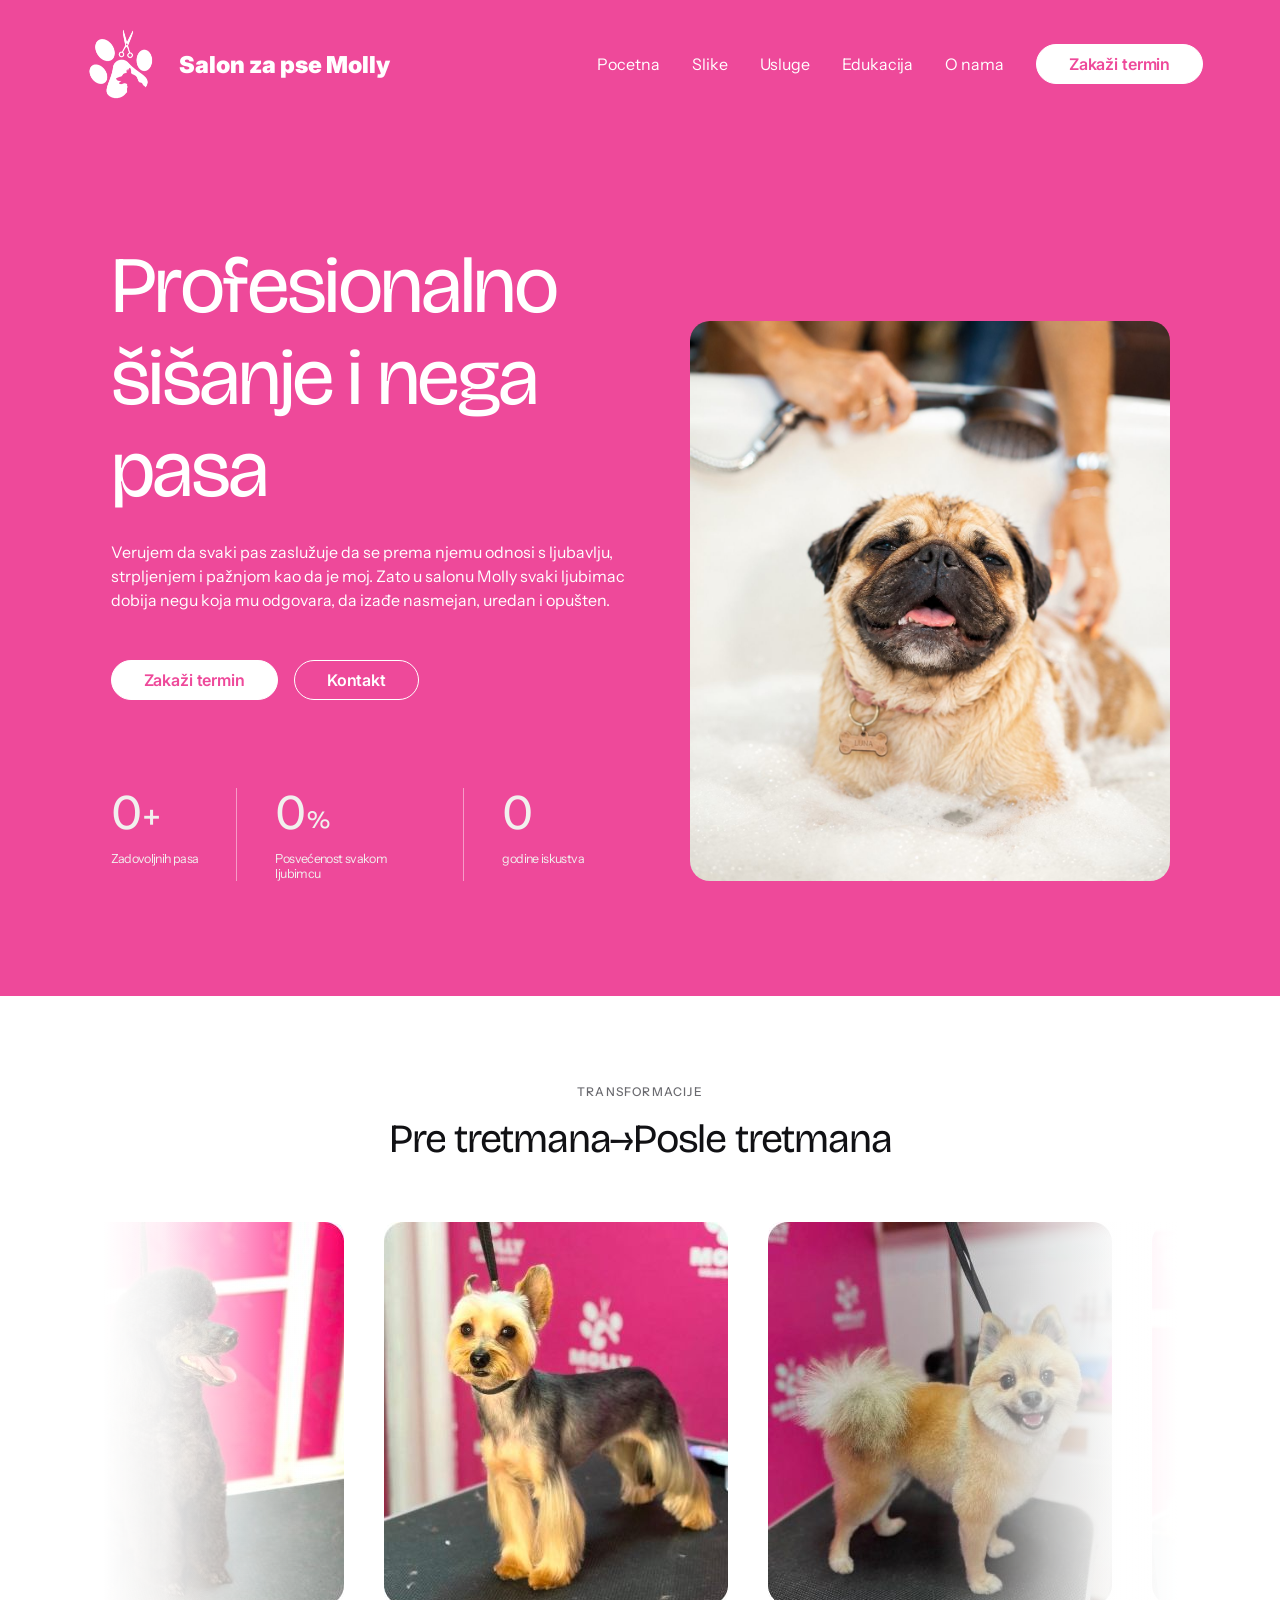
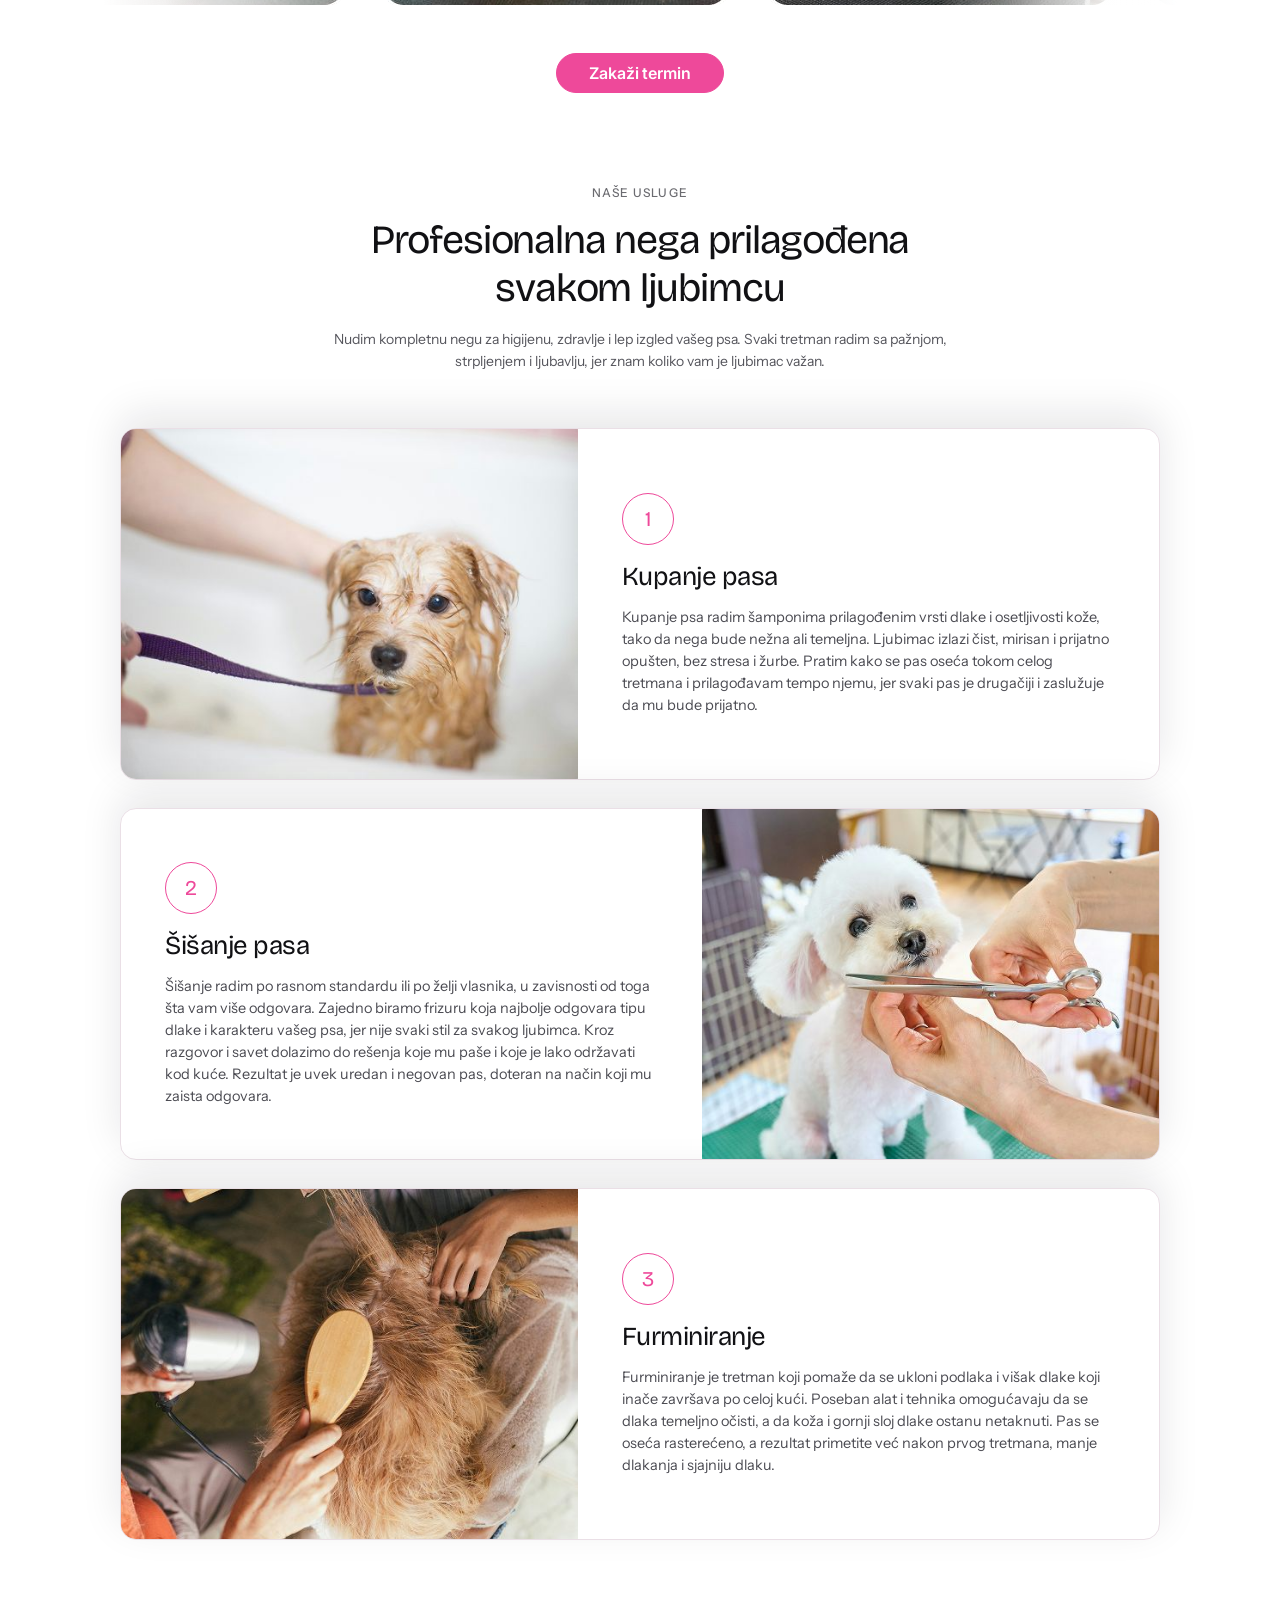
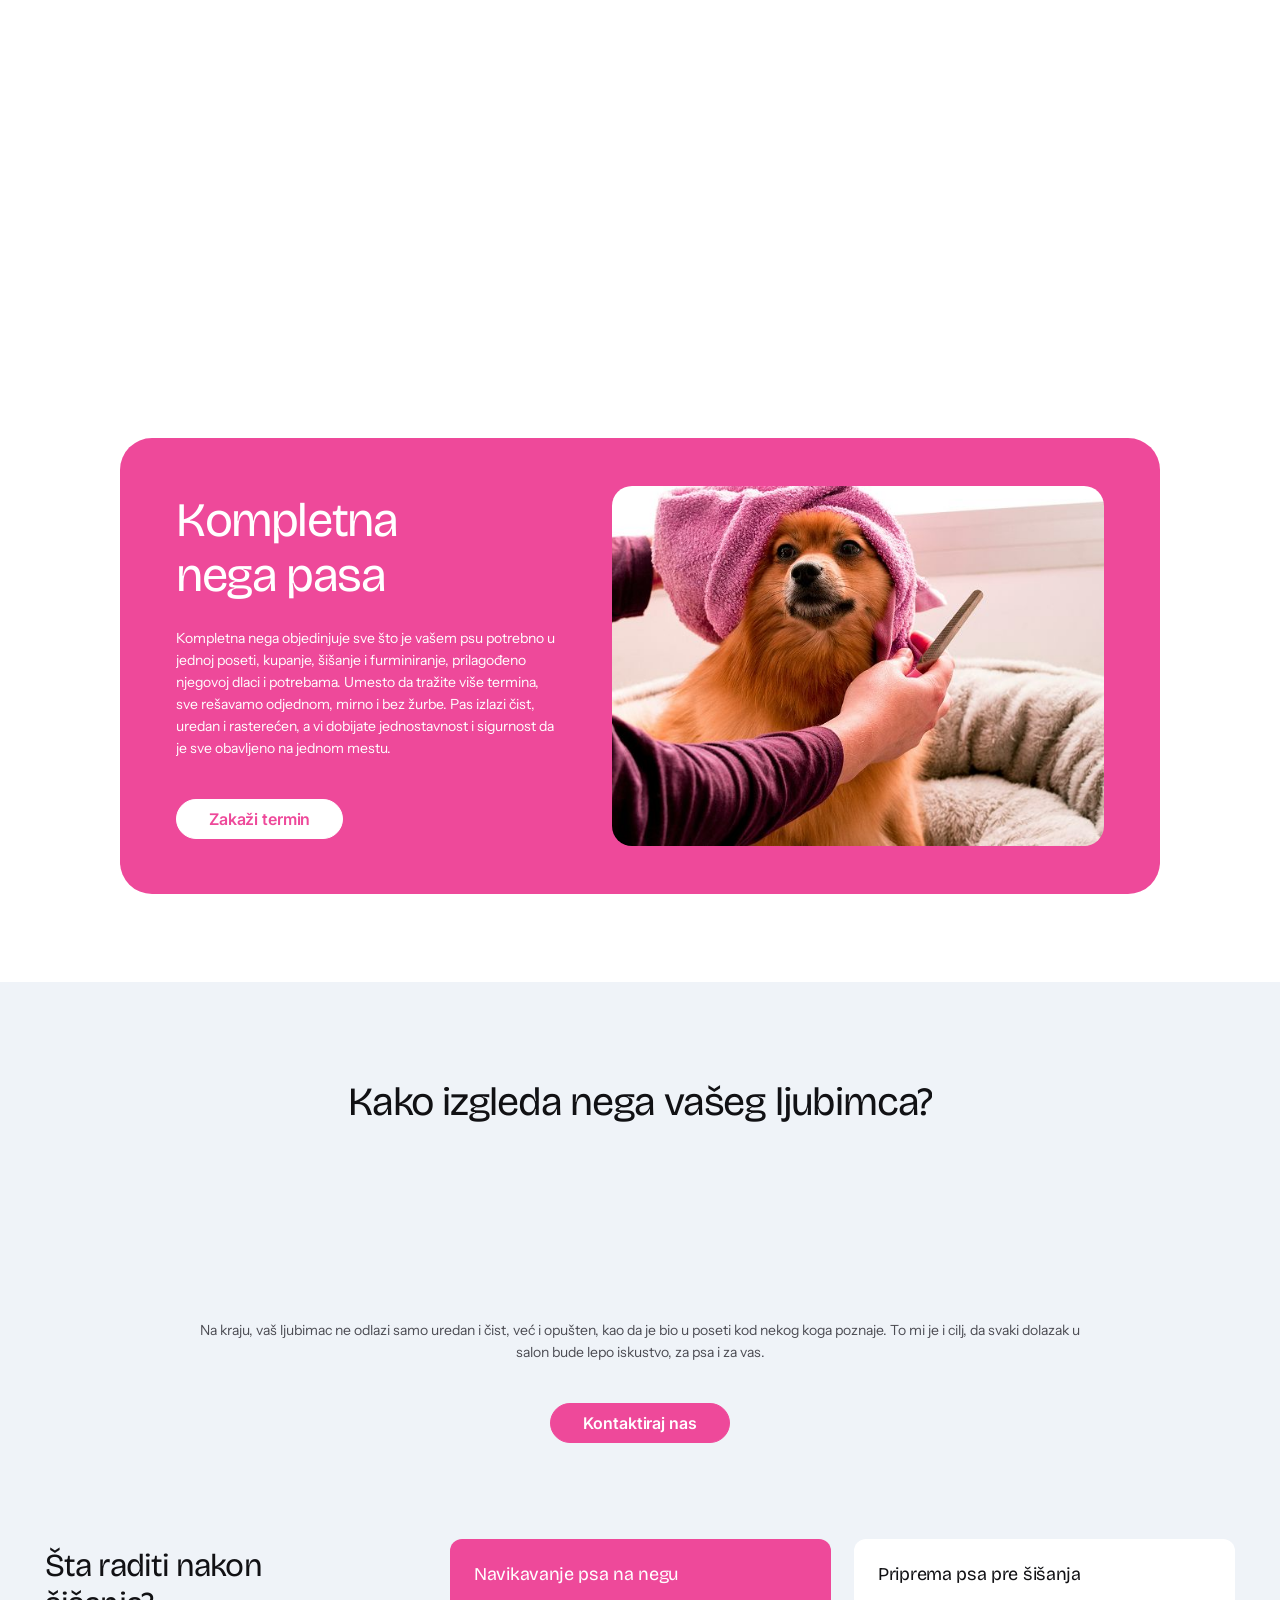
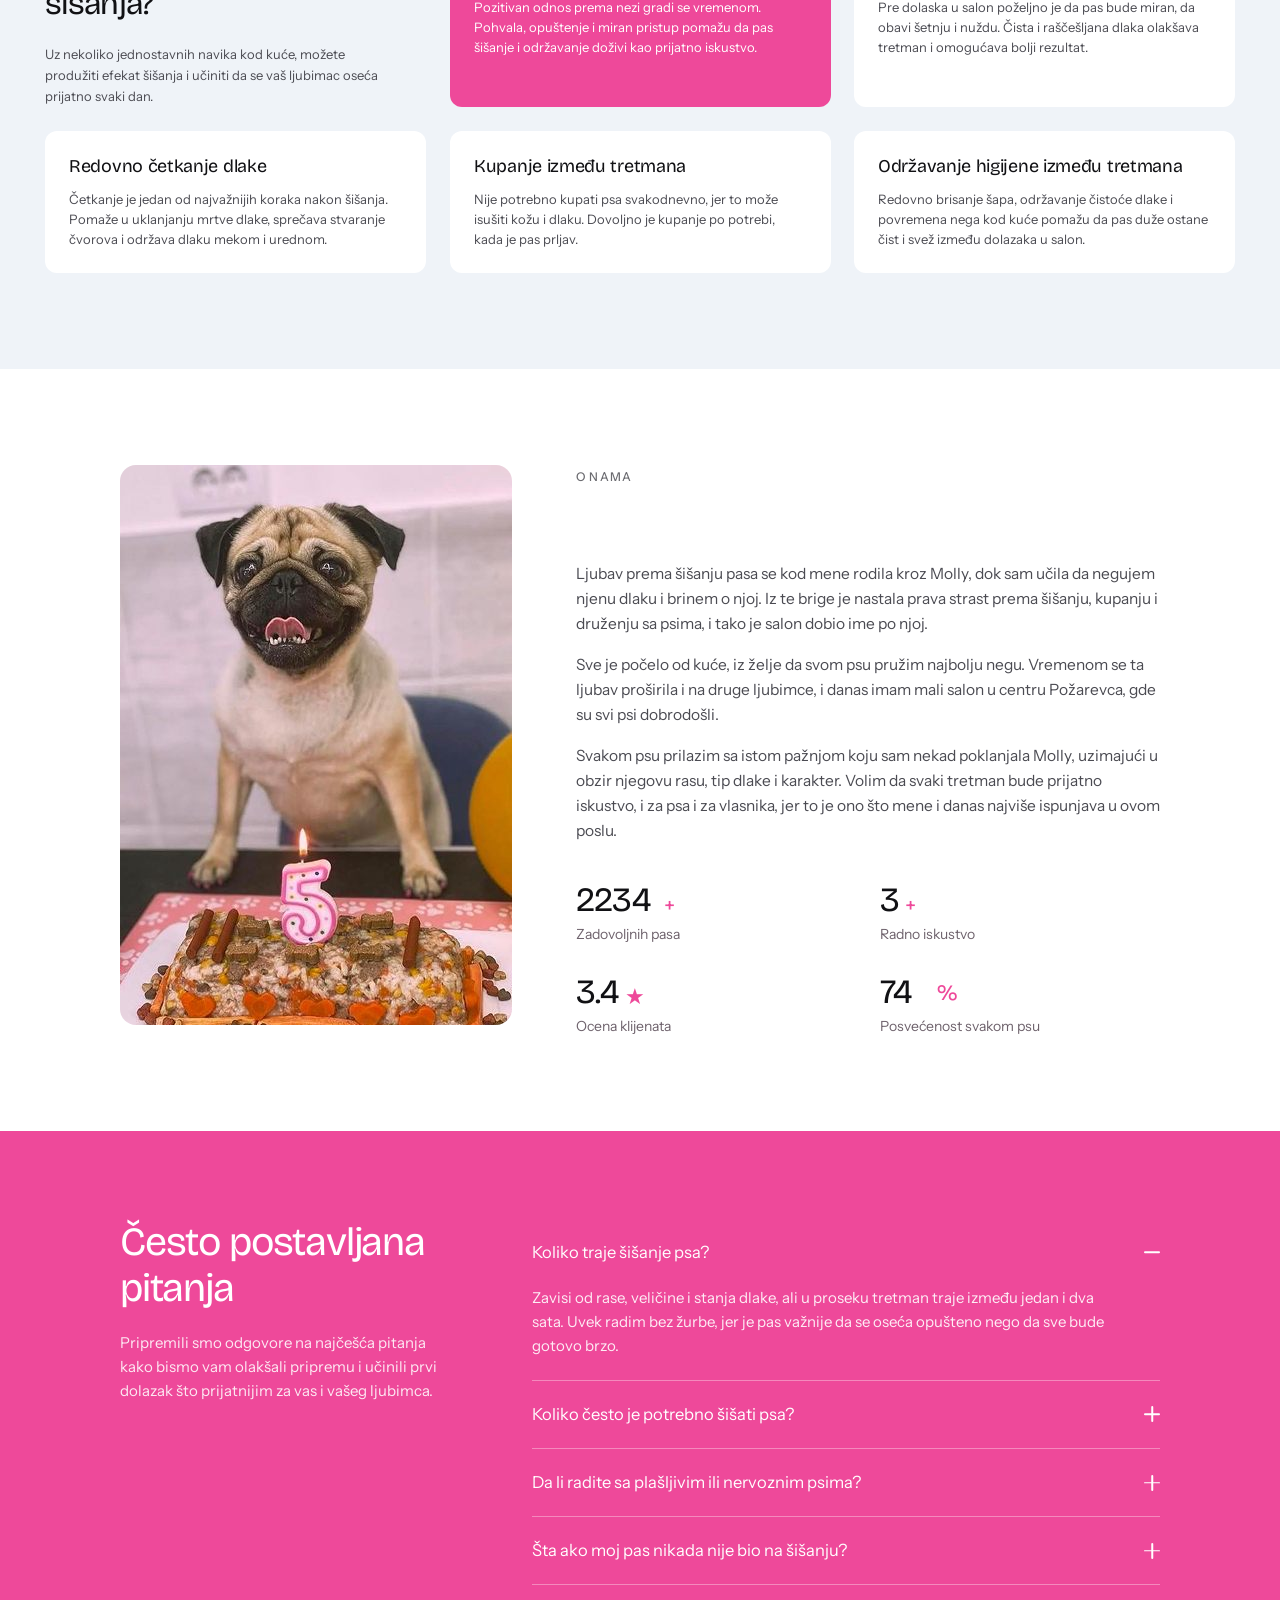
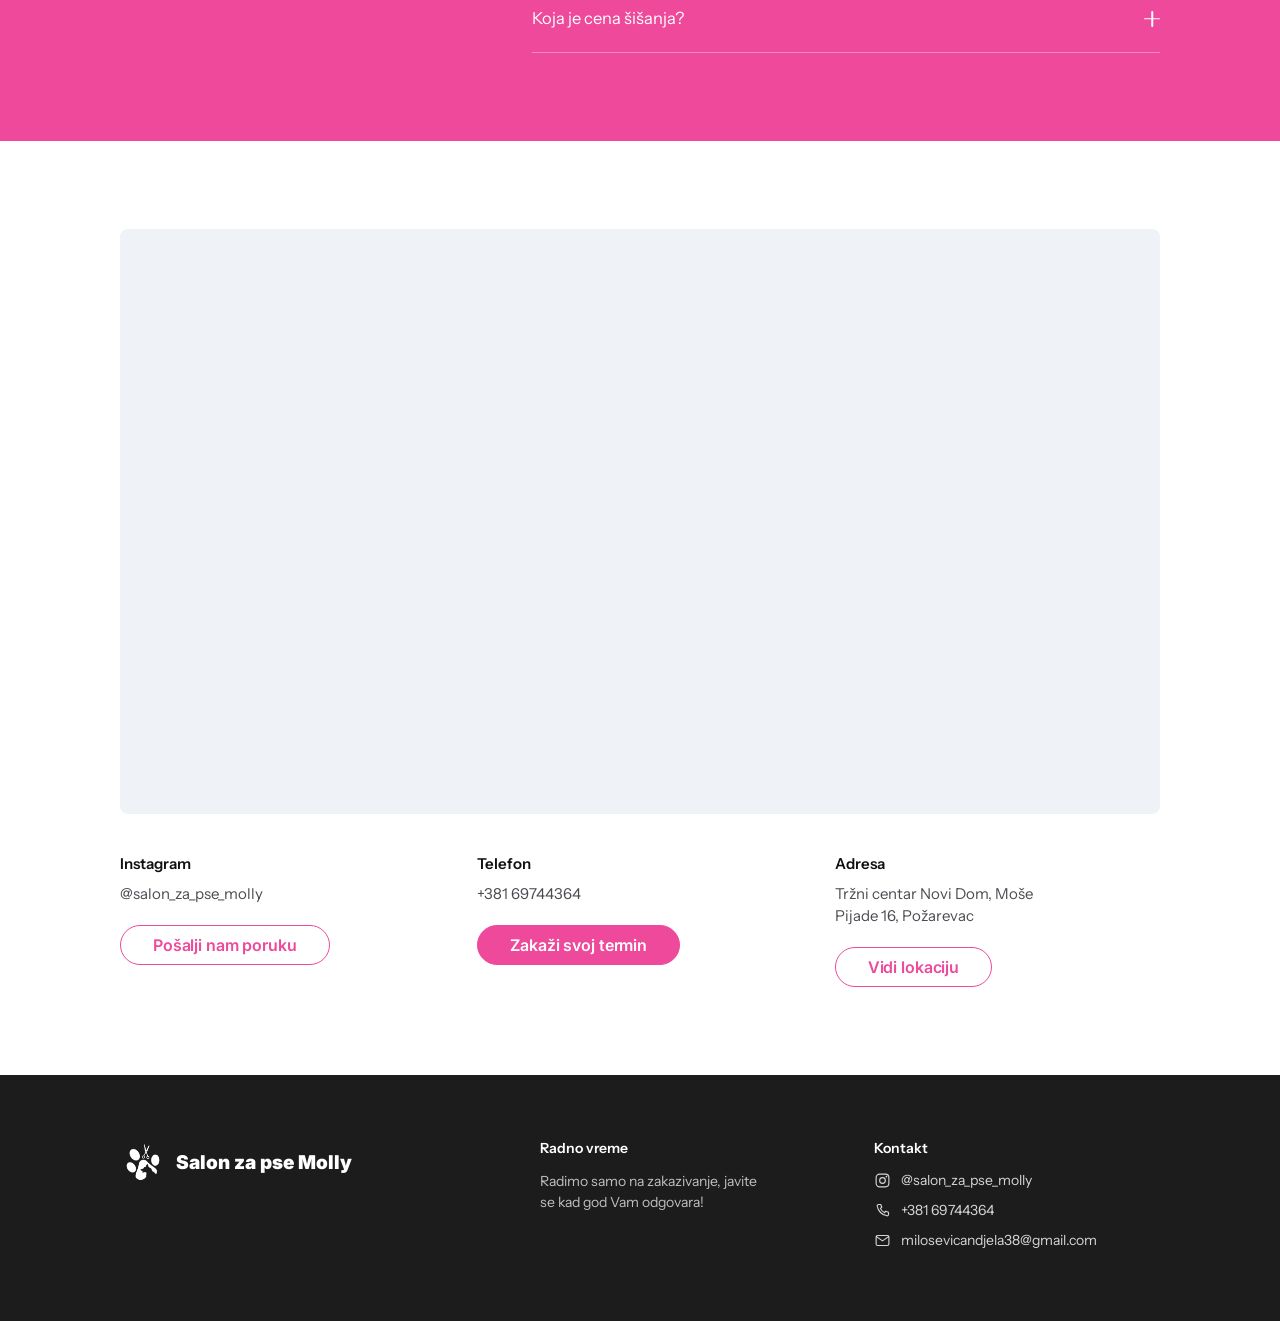
<file: index.html>
<!doctype html>
<html lang="sr-Latn">
  <head>
    <meta charset="UTF-8" />
    <meta name="viewport" content="width=device-width, initial-scale=1.0" />

    <title>Salon za pse Molly — šišanje i nega pasa, Požarevac</title>
    <meta
      name="description"
      content="Profesionalno šišanje, kupanje i furminiranje pasa u Požarevcu. Svaki ljubimac dobija negu koja mu odgovara, bez stresa i žurbe. Zakažite termin."
    />
    <link rel="canonical" href="https://salonzapsemolly.com/" />
    <meta name="theme-color" content="#ee499a" />

    <link rel="icon" type="image/png" sizes="32x32" href="assets/images/favicon-32.png" />
    <link rel="icon" type="image/png" sizes="192x192" href="assets/images/icon-192.png" />
    <link rel="apple-touch-icon" href="assets/images/apple-touch-icon.png" />

    <meta property="og:type" content="website" />
    <meta property="og:locale" content="sr_RS" />
    <meta property="og:site_name" content="Salon za pse Molly" />
    <meta property="og:url" content="https://salonzapsemolly.com/" />
    <meta property="og:title" content="Salon za pse Molly — šišanje i nega pasa, Požarevac" />
    <meta
      property="og:description"
      content="Profesionalno šišanje, kupanje i furminiranje pasa u Požarevcu. Svaki ljubimac dobija negu koja mu odgovara, bez stresa i žurbe."
    />
    <meta property="og:image" content="https://salonzapsemolly.com/assets/images/og-image.jpg" />
    <meta property="og:image:width" content="1200" />
    <meta property="og:image:height" content="630" />
    <meta property="og:image:alt" content="Mops u kupki tokom tretmana u salonu Molly" />
    <meta name="twitter:card" content="summary_large_image" />

    <link rel="preconnect" href="https://fonts.googleapis.com" />
    <link rel="preconnect" href="https://fonts.gstatic.com" crossorigin />
    <link
      href="https://fonts.googleapis.com/css2?family=Bricolage+Grotesque:opsz,wght@12..96,400&family=Instrument+Sans:wght@400;500;600&family=Inter:wght@600;700;900&display=swap"
      rel="stylesheet"
    />

    <link rel="stylesheet" href="css/styles.css" />
  </head>

  <body class="intro-lock">
    <div class="intro-screen" id="introScreen">
      <img
        class="intro-logo"
        id="introLogo"
        src="assets/images/logo.png"
        alt=""
      />
    </div>

    <div class="page-wrap" id="pageWrap">
      <nav class="rail" id="rail">
        <div class="rail-track">
          <div class="rail-fill" id="railFill"></div>
        </div>
        <div class="rail-links" id="railLinks">
          <a class="rail-link" href="#pocetna">Početna</a>
          <a class="rail-link" href="#transformacije">Transformacije</a>
          <a class="rail-link" href="#usluge">Usluge</a>
          <a class="rail-link" href="#saveti">Edukacija</a>
          <a class="rail-link" href="#o-nama">O nama</a>
        </div>
      </nav>

      <div class="page-content">
        <header class="hero" id="pocetna" data-rail="light">
          <nav class="nav">
            <a href="#pocetna" class="nav-brand">
              <img src="assets/images/logo.png" alt="Salon za pse Molly logo" />
              <span>Salon za pse Molly</span>
            </a>
            <button class="nav-toggle" id="navToggle" type="button"
              aria-label="Otvori meni" aria-expanded="false" aria-controls="navPanel">
              <span></span><span></span><span></span>
            </button>

            <div class="nav-right" id="navPanel">
              <ul class="nav-links">
                <li><a href="#pocetna">Pocetna</a></li>
                <li><a href="#transformacije">Slike</a></li>
                <li><a href="#usluge">Usluge</a></li>
                <li><a href="#saveti">Edukacija</a></li>
                <li><a href="#o-nama">O nama</a></li>
              </ul>
              <a class="btn btn-white" href="#kontakt"
                >Zakaži termin</a
              >
            </div>
          </nav>

          <div class="hero-inner">
            <div class="hero-left">
              <div class="hero-text">
                <h1 id="heroTitle" data-anim="slovo-skok" data-split="slovo">
                  Profesionalno šišanje i nega pasa
                </h1>
                <p>
                  Verujem da svaki pas zaslužuje da se prema njemu odnosi s
                  ljubavlju, strpljenjem i pažnjom kao da je moj. Zato u salonu
                  Molly svaki ljubimac dobija negu koja mu odgovara, da izađe
                  nasmejan, uredan i opušten.
                </p>
              </div>
              <div class="hero-actions">
                <a class="btn btn-white" href="#kontakt"
                  >Zakaži termin</a
                >
                <a class="btn btn-ghost" href="#kontakt">Kontakt</a>
              </div>
              <div class="hero-stats">
                <div class="stat">
                  <div class="stat-value">
                    <span class="stat-num" data-target="3000">0</span
                    ><span class="plus">+</span>
                  </div>
                  <div class="stat-label">Zadovoljnih pasa</div>
                </div>
                <div class="stat-divider"></div>
                <div class="stat">
                  <div class="stat-value">
                    <span class="stat-num" data-target="100">0</span
                    ><span class="pct">%</span>
                  </div>
                  <div class="stat-label">Posvećenost svakom ljubimcu</div>
                </div>
                <div class="stat-divider"></div>
                <div class="stat">
                  <div class="stat-value">
                    <span class="stat-num" data-target="4">0</span>
                  </div>
                  <div class="stat-label">godine iskustva</div>
                </div>
              </div>
            </div>
            <div class="hero-photo">
              <img src="assets/images/hero.jpg" alt="Mops uziva u kupanju" />
            </div>
          </div>
        </header>

        <!-- ================= TRANSFORMACIJE ================= -->
        <section class="transformacije" id="transformacije">
          <div class="section-head">
            <span class="kicker">Transformacije</span>
            <h2 data-anim="zavesa" data-split="rec">
              Pre tretmana <br class="prelom-mobilni" />→<br class="prelom-mobilni" />
              Posle tretmana
            </h2>
          </div>

          <div class="transform-track">
            <div class="transform-row">
              <!-- original -->
              <div class="transform-card">
                <img
                  src="assets/images/transformacija-1.jpg"
                  alt="Jorkširski terijer posle šišanja"
                />
              </div>
              <div class="transform-card">
                <img
                  src="assets/images/transformacija-2.jpg"
                  alt="Crna pudla posle šišanja"
                />
              </div>
              <div class="transform-card">
                <img
                  src="assets/images/transformacija-3.jpg"
                  alt="Braon pudla posle šišanja"
                />
              </div>
              <div class="transform-card">
                <img
                  src="assets/images/transformacija-4.jpg"
                  alt="Pas pre i posle tretmana"
                />
              </div>
              <div class="transform-card">
                <img
                  src="assets/images/transformacija-5.jpg"
                  alt="Pas pre i posle tretmana"
                />
              </div>
              <div class="transform-card">
                <img
                  src="assets/images/transformacija-6.jpg"
                  alt="Pas pre i posle tretmana"
                />
              </div>
              <div class="transform-card">
                <img
                  src="assets/images/transformacija-7.jpg"
                  alt="Pas pre i posle tretmana"
                />
              </div>
              <!-- duplikat za beskonačnu petlju -->
              <div class="transform-card" aria-hidden="true">
                <img src="assets/images/transformacija-1.jpg" alt="" />
              </div>
              <div class="transform-card" aria-hidden="true">
                <img src="assets/images/transformacija-2.jpg" alt="" />
              </div>
              <div class="transform-card" aria-hidden="true">
                <img src="assets/images/transformacija-3.jpg" alt="" />
              </div>
              <div class="transform-card" aria-hidden="true">
                <img src="assets/images/transformacija-4.jpg" alt="" />
              </div>
              <div class="transform-card" aria-hidden="true">
                <img src="assets/images/transformacija-5.jpg" alt="" />
              </div>
              <div class="transform-card" aria-hidden="true">
                <img src="assets/images/transformacija-6.jpg" alt="" />
              </div>
              <div class="transform-card" aria-hidden="true">
                <img src="assets/images/transformacija-7.jpg" alt="" />
              </div>
            </div>
          </div>

          <div class="section-cta">
            <a class="btn btn-pink" href="#kontakt">Zakaži termin</a>
          </div>
        </section>

        <!-- ================= USLUGE ================= -->
        <section class="usluge" id="usluge">
          <div class="section-head">
            <span class="kicker">Naše usluge</span>
            <h2 data-anim="slovo-skok" data-split="slovo">
              Profesionalna nega prilagođena<br />svakom ljubimcu
            </h2>
            <p class="section-sub">
              Nudim kompletnu negu za higijenu, zdravlje i lep izgled vašeg psa.
              Svaki tretman radim sa pažnjom, strpljenjem i ljubavlju, jer znam
              koliko vam je ljubimac važan.
            </p>
          </div>

          <div class="usluge-pin">
            <div class="usluge-stack">
              <article class="usluga">
                <div class="usluga-photo">
                  <img loading="lazy" decoding="async"
                    src="assets/images/usluga-kupanje.jpg"
                    alt="Kupanje psa u salonu"
                  />
                </div>
                <div class="usluga-content">
                  <span class="usluga-broj">1</span>
                  <h3 data-anim="slovo-skok" data-split="slovo">Kupanje pasa</h3>
                  <p>
                    Kupanje psa radim šamponima prilagođenim vrsti dlake i
                    osetljivosti kože, tako da nega bude nežna ali temeljna.
                    Ljubimac izlazi čist, mirisan i prijatno opušten, bez stresa
                    i žurbe. Pratim kako se pas oseća tokom celog tretmana i
                    prilagođavam tempo njemu, jer svaki pas je drugačiji i
                    zaslužuje da mu bude prijatno.
                  </p>
                </div>
              </article>

              <article class="usluga flip">
                <div class="usluga-photo">
                  <img loading="lazy" decoding="async"
                    src="assets/images/usluga-sisanje.jpg"
                    alt="Šišanje psa makazama"
                  />
                </div>
                <div class="usluga-content">
                  <span class="usluga-broj">2</span>
                  <h3 data-anim="slovo-skok" data-split="slovo">Šišanje pasa</h3>
                  <p>
                    Šišanje radim po rasnom standardu ili po želji vlasnika, u
                    zavisnosti od toga šta vam više odgovara. Zajedno biramo
                    frizuru koja najbolje odgovara tipu dlake i karakteru vašeg
                    psa, jer nije svaki stil za svakog ljubimca. Kroz razgovor i
                    savet dolazimo do rešenja koje mu paše i koje je lako
                    održavati kod kuće. Rezultat je uvek uredan i negovan pas,
                    doteran na način koji mu zaista odgovara.
                  </p>
                </div>
              </article>

              <article class="usluga">
                <div class="usluga-photo">
                  <img loading="lazy" decoding="async"
                    src="assets/images/usluga-furminiranje.jpg"
                    alt="Furminiranje pseće dlake"
                  />
                </div>
                <div class="usluga-content">
                  <span class="usluga-broj">3</span>
                  <h3 data-anim="slovo-skok" data-split="slovo">Furminiranje</h3>
                  <p>
                    Furminiranje je tretman koji pomaže da se ukloni podlaka i
                    višak dlake koji inače završava po celoj kući. Poseban alat
                    i tehnika omogućavaju da se dlaka temeljno očisti, a da koža
                    i gornji sloj dlake ostanu netaknuti. Pas se oseća
                    rasterećeno, a rezultat primetite već nakon prvog tretmana,
                    manje dlakanja i sjajniju dlaku.
                  </p>
                </div>
              </article>
            </div>
          </div>
        </section>

        <!-- ================= KOMPLETNA NEGA (baner) ================= -->
        <section class="nega-baner">
          <div class="nega-box">
            <div class="nega-text">
              <h2 data-anim="slovo-skok" data-split="slovo">
                Kompletna<br />nega pasa
              </h2>
              <p>
                Kompletna nega objedinjuje sve što je vašem psu potrebno u jednoj poseti, kupanje, šišanje i furminiranje, prilagođeno njegovoj dlaci i potrebama. Umesto da tražite više termina, sve rešavamo odjednom, mirno i bez žurbe. Pas izlazi čist, uredan i rasterećen, a vi dobijate jednostavnost i sigurnost da je sve obavljeno na jednom mestu.
              </p>
              <a class="btn btn-white" href="#kontakt">Zakaži termin</a>
            </div>
            <div class="nega-photo">
              <img loading="lazy" decoding="async"
                src="assets/images/pas-u-peskiru.jpg"
                alt="Pas u peškiru posle kupanja"
              />
            </div>
          </div>
        </section>

        <!-- ================= KAKO IZGLEDA NEGA ================= -->
        <section class="proces" id="saveti">
          <div class="proces-inner">
            <h2 data-anim="zavesa" data-split="rec">
              Kako izgleda nega vašeg ljubimca?
            </h2>
            <p>
              Kada dođete, pre svega se upoznamo, i sa vama i sa vašim psom.
              Volim da čujem kakav je po prirodi, da li je razigran i pun
              energije ili više smiren i oprezan, jer to mi puno govori o tome
              kako da mu pristupim. Svaki pas ima svoj tempo i svoje strahove, i
              meni je važno da se osećaju sigurno pre nego što krenemo sa bilo
              kojim tretmanom.
            </p>
            <p>
              Kroz razgovor sa vama dogovorimo šta je psu zaista potrebno,
              kupanje, šišanje ili malo od svega, i tempom koji njemu odgovara.
              Radim mirno, sa strpljenjem, i pratim kako se pas oseća u svakom
              trenutku.
            </p>
            <p>
              Na kraju, vaš ljubimac ne odlazi samo uredan i čist, već i
              opušten, kao da je bio u poseti kod nekog koga poznaje. To mi je i
              cilj, da svaki dolazak u salon bude lepo iskustvo, za psa i za
              vas.
            </p>
            <a class="btn btn-pink" href="#kontakt">Kontaktiraj nas</a>
          </div>
        </section>

        <!-- ================= SAVETI (kartice) ================= -->
        <section class="saveti">
          <div class="saveti-grid">
            <div class="savet-uvod">
              <h2>Šta raditi nakon<br />šišanja?</h2>
              <p>
                Uz nekoliko jednostavnih navika kod kuće, možete produžiti
                efekat šišanja i učiniti da se vaš ljubimac oseća prijatno svaki
                dan.
              </p>
            </div>

            <article class="savet savet-pink">
              <h3 data-anim="razmak">Navikavanje psa na negu</h3>
              <p>
                Pozitivan odnos prema nezi gradi se vremenom. Pohvala, opuštenje i miran pristup pomažu da pas šišanje i održavanje doživi kao prijatno iskustvo.
              </p>
            </article>

            <article class="savet">
              <h3 data-anim="razmak">Priprema psa pre šišanja</h3>
              <p>
                Pre dolaska u salon poželjno je da pas bude miran, da obavi
                šetnju i nuždu. Čista i raščešljana dlaka olakšava tretman i
                omogućava bolji rezultat.
              </p>
            </article>

            <article class="savet">
              <h3 data-anim="razmak">Redovno četkanje dlake</h3>
              <p>
                Četkanje je jedan od najvažnijih koraka nakon šišanja. Pomaže u
                uklanjanju mrtve dlake, sprečava stvaranje čvorova i održava
                dlaku mekom i urednom.
              </p>
            </article>

            <article class="savet">
              <h3 data-anim="razmak">Kupanje između tretmana</h3>
              <p>
                Nije potrebno kupati psa svakodnevno, jer to može isušiti kožu i
                dlaku. Dovoljno je kupanje po potrebi, kada je pas prljav.
              </p>
            </article>

            <article class="savet">
              <h3 data-anim="razmak">Održavanje higijene između tretmana</h3>
              <p>
                Redovno brisanje šapa, održavanje čistoće dlake i povremena nega
                kod kuće pomažu da pas duže ostane čist i svež između dolazaka u
                salon.
              </p>
            </article>
          </div>
        </section>

        <!-- ================= O NAMA ================= -->
        <section class="onama" id="o-nama">
          <div class="onama-inner">
            <div class="onama-photo">
              <img loading="lazy" decoding="async"
                src="assets/images/molly-pas-rodjendan.jpg"
                alt="Mops Molly ispred rođendanske torte"
              />
            </div>

            <div class="onama-text">
              <span class="kicker">O nama</span>
              <h2 data-anim="slovo-skok" data-split="slovo">Sve je počelo sa Molly</h2>

              <p>
                Ljubav prema šišanju pasa se kod mene rodila kroz Molly, dok sam
                učila da negujem njenu dlaku i brinem o njoj. Iz te brige je
                nastala prava strast prema šišanju, kupanju i druženju sa psima,
                i tako je salon dobio ime po njoj.
              </p>
              <p>
                Sve je počelo od kuće, iz želje da svom psu pružim najbolju
                negu. Vremenom se ta ljubav proširila i na druge ljubimce, i
                danas imam mali salon u centru Požarevca, gde su svi psi
                dobrodošli.
              </p>
              <p>
                Svakom psu prilazim sa istom pažnjom koju sam nekad poklanjala
                Molly, uzimajući u obzir njegovu rasu, tip dlake i karakter.
                Volim da svaki tretman bude prijatno iskustvo, i za psa i za
                vlasnika, jer to je ono što mene i danas najviše ispunjava u
                ovom poslu.
              </p>

              <div class="onama-stats">
                <div class="stat">
                  <div class="stat-value">
                    <span class="stat-num" data-target="3000">0</span
                    ><span class="plus">+</span>
                  </div>
                  <div class="stat-label">Zadovoljnih pasa</div>
                </div>
                <div class="stat">
                  <div class="stat-value">
                    <span class="stat-num" data-target="4">0</span
                    ><span class="plus">+</span>
                  </div>
                  <div class="stat-label">Radno iskustvo</div>
                </div>
                <div class="stat">
                  <div class="stat-value">
                    <span class="stat-num" data-target="4.6" data-decimals="1"
                      >0</span
                    ><span class="plus">★</span>
                  </div>
                  <div class="stat-label">Ocena klijenata</div>
                </div>
                <div class="stat">
                  <div class="stat-value">
                    <span class="stat-num" data-target="100">0</span
                    ><span class="pct">%</span>
                  </div>
                  <div class="stat-label">Posvećenost svakom psu</div>
                </div>
              </div>
            </div>
          </div>
        </section>

        <!-- ================= FAQ ================= -->
        <section class="faq" data-rail="light">
          <div class="faq-inner">
            <div class="faq-intro">
              <h2 data-anim="slovo-skok" data-split="slovo">
                Često postavljana pitanja
              </h2>
              <p>
                Pripremili smo odgovore na najčešća pitanja kako bismo vam olakšali pripremu i učinili prvi dolazak što prijatnijim za vas i vašeg ljubimca.
              </p>
            </div>

            <div class="faq-list">
              <div class="faq-item is-open">
                <button class="faq-q" type="button" aria-expanded="true">
                  <span>Koliko traje šišanje psa?</span>
                  <i class="faq-ikona" aria-hidden="true"></i>
                </button>
                <div class="faq-a">
                  <div>
                    <p>
                      Zavisi od rase, veličine i stanja dlake, ali u proseku
                      tretman traje između jedan i dva sata. Uvek radim bez
                      žurbe, jer je pas važnije da se oseća opušteno nego da sve
                      bude gotovo brzo.
                    </p>
                  </div>
                </div>
              </div>

              <div class="faq-item">
                <button class="faq-q" type="button" aria-expanded="false">
                  <span>Koliko često je potrebno šišati psa?</span>
                  <i class="faq-ikona" aria-hidden="true"></i>
                </button>
                <div class="faq-a">
                  <div>
                    <p>
                      Za većinu pasa preporuka je jednom u mesec do dva, ali to
                      zavisi od tipa dlake i rase. Kod prvog dolaska rado dam
                      savet koji ritam najviše odgovara vašem ljubimcu.
                    </p>
                  </div>
                </div>
              </div>

              <div class="faq-item">
                <button class="faq-q" type="button" aria-expanded="false">
                  <span>Da li radite sa plašljivim ili nervoznim psima?</span>
                  <i class="faq-ikona" aria-hidden="true"></i>
                </button>
                <div class="faq-a">
                  <div>
                    <p>
                      Da, svakom psu prilazim strpljivo i prilagođavam tempo
                      njegovom raspoloženju. Ako je potrebno, tretman radim u
                      više pauza, kako bi se pas osećao sigurno tokom cele
                      posete.
                    </p>
                  </div>
                </div>
              </div>

              <div class="faq-item">
                <button class="faq-q" type="button" aria-expanded="false">
                  <span>Šta ako moj pas nikada nije bio na šišanju?</span>
                  <i class="faq-ikona" aria-hidden="true"></i>
                </button>
                <div class="faq-a">
                  <div>
                    <p>
                      Nema razloga za brigu, prvi put uvek prilazim polako,
                      dajem psu vremena da se navikne na prostor i na mene, i
                      tako gradimo poverenje od prve posete.
                    </p>
                  </div>
                </div>
              </div>

              <div class="faq-item">
                <button class="faq-q" type="button" aria-expanded="false">
                  <span>Koja je cena šišanja?</span>
                  <i class="faq-ikona" aria-hidden="true"></i>
                </button>
                <div class="faq-a">
                  <div>
                    <p>
                      Cena zavisi od veličine i rase psa, kao i od urednosti
                      dlake, koliko je zapuštena i kada je pas poslednji put bio
                      na šišanju. Za tačnu cenu najbolje je da se javite ili
                      dovedete psa, pa dogovorimo sve na licu mesta.
                    </p>
                  </div>
                </div>
              </div>
            </div>
          </div>
        </section>

        <!-- ================= KONTAKT ================= -->
        <section class="kontakt" id="kontakt">
          <div class="kontakt-inner">
            <div class="kontakt-mapa">
              <iframe
                src="https://www.google.com/maps?q=Tr%C5%BEni%20centar%20Novi%20Dom,%20Mo%C5%A1e%20Pijade%2016,%20Po%C5%BEarevac&output=embed"
                title="Lokacija salona na mapi"
                loading="lazy"
                referrerpolicy="no-referrer-when-downgrade"
              ></iframe>
            </div>

            <div class="kontakt-info">
              <div class="kontakt-kolona">
                <h3>Instagram</h3>
                <p>@salon_za_pse_molly</p>
                <a
                  class="btn btn-outline"
                  href="https://instagram.com/salon_za_pse_molly"
                  target="_blank"
                  rel="noopener"
                  >Pošalji nam poruku</a
                >
              </div>

              <div class="kontakt-kolona">
                <h3>Telefon</h3>
                <p>+381 69744364</p>
                <a class="btn btn-pink" href="tel:+38169744364"
                  >Zakaži svoj termin</a
                >
              </div>

              <div class="kontakt-kolona">
                <h3>Adresa</h3>
                <p>Tržni centar Novi Dom, Moše<br />Pijade 16, Požarevac</p>
                <a
                  class="btn btn-outline"
                  href="https://www.google.com/maps/search/?api=1&query=Mo%C5%A1e+Pijade+16+Po%C5%BEarevac"
                  target="_blank"
                  rel="noopener"
                  >Vidi lokaciju</a
                >
              </div>
            </div>
          </div>
        </section>
      </div>
      <!-- /.page-content -->
    </div>
    <!-- /.page-wrap -->

    <footer class="site-footer" data-rail="light">
      <div class="footer-inner">
        <div class="footer-brand">
          <a class="footer-logo" href="#pocetna">
            <img src="assets/images/logo.png" alt="" />
            <span>Salon za pse Molly</span>
          </a>
          <p>Svaki pas zaslužuje pažnju, negu i osmeh, tu smo za to.</p>
        </div>

        <div class="footer-kolona">
          <h4>Radno vreme</h4>
          <p>Radimo samo na zakazivanje, javite se kad god Vam odgovara!</p>
        </div>

        <div class="footer-kolona">
          <h4>Kontakt</h4>
          <ul class="footer-kontakt">
            <li>
              <svg viewBox="0 0 24 24" aria-hidden="true">
                <rect x="3" y="3" width="18" height="18" rx="5" />
                <circle cx="12" cy="12" r="4" />
                <circle
                  cx="17.5"
                  cy="6.5"
                  r="1.2"
                  fill="currentColor"
                  stroke="none"
                />
              </svg>
              <a
                href="https://instagram.com/salon_za_pse_molly"
                target="_blank"
                rel="noopener"
                >@salon_za_pse_molly</a
              >
            </li>
            <li>
              <svg viewBox="0 0 24 24" aria-hidden="true">
                <path
                  d="M6.5 3.5h3l1.5 4-2 1.5a12 12 0 0 0 6 6l1.5-2 4 1.5v3a2 2 0 0 1-2.2 2A16.5 16.5 0 0 1 4.5 5.7 2 2 0 0 1 6.5 3.5z"
                />
              </svg>
              <a href="tel:+38169744364">+381 69744364</a>
            </li>
            <li>
              <svg viewBox="0 0 24 24" aria-hidden="true">
                <rect x="3" y="5" width="18" height="14" rx="2" />
                <path d="m3.5 6.5 8.5 6 8.5-6" />
              </svg>
              <a href="mailto:milosevicandjela38@gmail.com"
                >milosevicandjela38@gmail.com</a
              >
            </li>
          </ul>
        </div>
      </div>
    </footer>

    <script src="js/main.js"></script>
  </body>
</html>
</file>
<file: css/styles.css>
:root {
  --pink: #ee499a;
  --cream: #f1f0ee;
  --ink: #111114;
  --mist: #eff3f8;
  --line: #eadfe6;
}

* {
  margin: 0;
  padding: 0;
  box-sizing: border-box;
}

html {
  scroll-behavior: smooth;
}

body {
  overflow-x: clip;
  font-family: "Instrument Sans", sans-serif;
  color: var(--ink);
  background: #fff;
  -webkit-font-smoothing: antialiased;
}

img {
  display: block;
  max-width: 100%;
}

a {
  text-decoration: none;
  color: inherit;
}

ul {
  list-style: none;
}

.btn {
  position: relative;
  z-index: 0;
  overflow: hidden;
  display: inline-flex;
  align-items: center;
  justify-content: center;
  height: 40px;
  padding: 8px 32px;
  border-radius: 32px;
  font-family: "Inter", sans-serif;
  font-weight: 600;
  font-size: 16px;
  letter-spacing: -0.008em;
  white-space: nowrap;
  transition: color 0.35s ease;
}

.btn::before {
  content: "";
  position: absolute;
  inset: 0;
  z-index: -1;
  transform: scaleY(0);
  transform-origin: bottom;
  transition: transform 0.35s ease;
}

.btn:hover::before {
  transform: scaleY(1);
}

.btn-white {
  background: #fff;
  color: var(--pink);
  border: 1px solid #fff;
}

.btn-white::before {
  background: var(--pink);
}

.btn-white:hover {
  color: #fff;
}

.btn-ghost {
  border: 1px solid #fff;
  color: #fff;
}

.btn-ghost::before {
  background: #fff;
}

.btn-ghost:hover {
  color: var(--pink);
}

.hero {
  background: var(--pink);
  color: #fff;
  /* mesto za fiksirani meni (88px logo + 2 × 20px razmaka) */
  padding-top: 128px;
  position: relative;
  overflow: hidden;
}

/* da sidra ne završe ispod fiksiranog menija */
[id] {
  scroll-margin-top: 96px;
}

/* fiksiran, a ne sticky: kad se meni smanji ne sme da pomeri sadržaj ispod sebe,
   jer bi se usred glatkog skrolovanja pomerao i sam cilj skrola */
/* poravnanje je stalno space-between jer justify-content ne može da se animira;
   logo i dugme klize ka ivicama preko padding-a, koji može */
.nav {
  position: fixed;
  top: 0;
  left: 0;
  right: 0;
  z-index: 70;
  background: var(--pink);
  display: flex;
  align-items: center;
  justify-content: space-between;
  gap: 24px;
  padding: 20px 15%;
  transition: padding 0.6s cubic-bezier(0.65, 0, 0.35, 1);
}

body.skrol .nav {
  padding: 10px 30px;
}

.nav-brand img,
.nav-brand span {
  transition:
    width 0.6s cubic-bezier(0.65, 0, 0.35, 1),
    height 0.6s cubic-bezier(0.65, 0, 0.35, 1),
    font-size 0.6s cubic-bezier(0.65, 0, 0.35, 1);
}

.nav-brand {
  display: flex;
  align-items: center;
  gap: 14px;
}

.nav-brand img {
  width: 88px;
  height: 88px;
  object-fit: contain;
}

.nav-brand span {
  font-family: "Inter", sans-serif;
  font-weight: 900;
  font-size: 23.3px;
  white-space: nowrap;
}

.nav-right {
  display: flex;
  align-items: center;
  gap: 32px;
}

.nav-links {
  display: flex;
  align-items: center;
  gap: 32px;
}

.nav-links a {
  position: relative;
  font-size: 16px;
  line-height: 20px;
  letter-spacing: -0.005em;
}

.nav-links a:hover {
  opacity: 0.8;
}

.nav-links a::after {
  content: "";
  position: absolute;
  bottom: -4px;
  right: 0;
  width: 0;
  height: 1px;
  background: #fff;
  transition: width 0.3s ease;
}

.nav-links a:hover::after {
  left: 0;
  right: auto;
  width: 100%;
}

.hero-inner {
  display: flex;
  align-items: flex-end;
  justify-content: center;
  gap: 64px;
  padding: 32px 32px 115px;
}

.hero-left {
  width: 539px;
  flex-shrink: 0;
}

.hero-text {
  padding-top: 80px;
  display: flex;
  flex-direction: column;
  gap: 24px;
}

.hero-text h1 {
  font-family: "Bricolage Grotesque", sans-serif;
  font-weight: 400;
  font-size: 80px;
  line-height: 1.15;
  letter-spacing: -2.4px;
}

.hero-text p {
  font-size: 16px;
  line-height: 24px;
}

.hero-actions {
  display: flex;
  gap: 16px;
  margin-top: 48px;
}

.hero-stats {
  display: flex;
  align-items: stretch;
  gap: 38px;
  margin-top: 88px;
}

.stat-value {
  display: flex;
  align-items: flex-end;
  gap: 3px;
  font-family: "Bricolage Grotesque", sans-serif;
  font-size: 50px;
  line-height: 1;
  letter-spacing: -2.5px;
  color: var(--cream);
}

.stat-value .plus {
  font-size: 38px;
  line-height: 1.1;
  letter-spacing: -1.9px;
}

.stat-value .pct {
  font-size: 25px;
  line-height: 1.4;
  letter-spacing: -1.25px;
}

.stat-label {
  margin-top: 13px;
  font-size: 12.5px;
  letter-spacing: -0.63px;
  color: var(--cream);
  max-width: 150px;
}

.stat-divider {
  width: 1px;
  background: rgba(255, 255, 255, 0.45);
}

.hero-photo img {
  width: 594px;
  height: 654px;
  object-fit: cover;
  object-position: center 80%;
  border-radius: 20px;
}

@media (max-width: 1280px) {
  /* uža margina, jer 15% na manjem ekranu previše steže meni */
  .nav {
    padding: 20px 6%;
  }

  .hero-inner {
    gap: 40px;
  }

  .hero-photo img {
    width: 480px;
    height: 560px;
  }
}

/* ================= Zajedničko za sekcije ================= */
.section-head {
  display: flex;
  flex-direction: column;
  align-items: center;
  gap: 16px;
  text-align: center;
}

.kicker {
  font-size: 12px;
  font-weight: 500;
  letter-spacing: 0.1em;
  text-transform: uppercase;
  color: #6b6b70;
}

.section-head h2 {
  font-family: "Bricolage Grotesque", sans-serif;
  font-weight: 400;
  font-size: 40px;
  line-height: 1.2;
  letter-spacing: -1.2px;
  color: var(--ink);
}

.section-cta {
  display: flex;
  justify-content: center;
  margin-top: 48px;
}

.btn-pink {
  background: var(--pink);
  color: #fff;
  border: 1px solid var(--pink);
}

.btn-pink::before {
  background: #fff;
}

.btn-pink:hover {
  color: var(--pink);
}

/* ================= Transformacije ================= */
.transformacije {
  background: #fff;
  padding: 88px 0 72px;
}

.transform-track {
  position: relative;
  margin-top: 48px;
  overflow: hidden;
}

.transform-track::before,
.transform-track::after {
  content: "";
  position: absolute;
  top: 0;
  bottom: 0;
  width: 344px;
  z-index: 2;
  pointer-events: none;
}

.transform-track::before {
  left: 0;
  background: linear-gradient(
    to right,
    #fff 0%,
    #fff 30%,
    rgba(255, 255, 255, 0.92) 48%,
    rgba(255, 255, 255, 0.65) 68%,
    rgba(255, 255, 255, 0) 100%
  );
}

.transform-track::after {
  right: 0;
  background: linear-gradient(
    to left,
    #fff 0%,
    #fff 30%,
    rgba(255, 255, 255, 0.92) 48%,
    rgba(255, 255, 255, 0.65) 68%,
    rgba(255, 255, 255, 0) 100%
  );
}

.transform-card {
  flex: 0 0 344px;
  height: 383px;
  margin-right: 40px;
  border-radius: 12px;
  overflow: hidden;
}

.transform-card img {
  width: 100%;
  height: 100%;
  object-fit: cover;
  transition: transform 0.4s ease;
}

.transform-card:hover img {
  transform: scale(1.06);
  /* blago uvećanje unutar zaobljenog okvira */
}

@keyframes marquee {
  from {
    transform: translate3d(0, 0, 0);
  }
  to {
    transform: translate3d(-50%, 0, 0);
  }
}

.transform-card img {
  width: 100%;
  height: 100%;
  object-fit: cover;
}

/* ================= Usluge ================= */
.usluge {
  background: #fff;
  padding: 20px 32px;
}

/* ================= Usluge: kartice se slažu ================= */
.usluge-stack {
  max-width: 1040px;
  margin: 56px auto 0;
  /* prostor da poslednja kartica ostane zalepljena neko vreme */
  padding-bottom: 50vh;
}

.usluga {
  position: sticky;
  display: grid;
  grid-template-columns: 44% 1fr;
  background: #fff;
  border: 1px solid var(--line, #eadfe6);
  border-radius: 16px;
  overflow: hidden;
  margin-bottom: 28px;
  box-shadow: 0 -14px 40px rgba(23, 19, 26, 0.1);
  --vrh: calc(50vh + 36px - 176px);
}
/* kartica se lepi na sredinu vidljivog dela, ispod fiksiranog menija:
   72px je visina skupljenog menija, 176px je pola visine kartice */
.usluga:nth-of-type(1) {
  top: var(--vrh);
}
.usluga:nth-of-type(2) {
  top: calc(var(--vrh) + 20px);
}
.usluga:nth-of-type(3) {
  top: calc(var(--vrh) + 40px);
}

.usluga.flip {
  grid-template-columns: 1fr 44%;
}

.usluga.flip .usluga-photo {
  order: 2;
}

.usluga-photo {
  height: 350px;
}

.usluga-photo img {
  width: 100%;
  height: 100%;
  object-fit: cover;
  display: block;
}

.usluga-content {
  padding: 26px 44px;
  display: flex;
  flex-direction: column;
  justify-content: center;
}
.usluga-content h3 {
  margin-top: 16px;
  font-family: "Bricolage Grotesque", sans-serif;
  font-weight: 400;
  font-size: 26px;
  letter-spacing: -0.5px;
  color: var(--ink);
}
.usluga-content p {
  margin-top: 14px;
  font-size: 14.5px;
  line-height: 22px;
  color: #4b4b52;
}

.section-sub {
  max-width: 620px;
  font-size: 14px;
  line-height: 22px;
  color: #55555c;
}

.usluga-broj {
  display: inline-flex;
  align-items: center;
  justify-content: center;
  flex: none;
  width: 52px;
  height: 52px;
  border: 1.5px solid var(--pink);
  border-radius: 50%;
  color: var(--pink);
  font-family: "Bricolage Grotesque", sans-serif;
  font-size: 21px;
}

.btn-small {
  height: 36px;
  padding: 6px 24px;
  font-size: 14px;
}

/* ================= Kompletna nega (baner) ================= */
.nega-baner {
  background: #fff;
  padding: 0 48px 88px;
}
.nega-box {
  max-width: 1040px;
  margin: 0 auto;
  background: var(--pink);
  border-radius: 32px;
  padding: 48px 56px;
  display: grid;
  grid-template-columns: 380px 1fr;
  gap: 56px;
  align-items: center;
  color: #fff;
}
.nega-text h2 {
  font-family: "Bricolage Grotesque", sans-serif;
  font-weight: 400;
  font-size: 48px;
  line-height: 1.15;
  letter-spacing: -1.4px;
}
.nega-text p {
  margin: 24px 0 40px;
  font-size: 14px;
  line-height: 22px;
}
.nega-photo img {
  width: 100%;
  height: 360px;
  object-fit: cover;
  border-radius: 20px;
}

/* ================= Kako izgleda nega ================= */
.proces {
  background: var(--mist);
  padding: 96px 32px;
}
.proces-inner {
  max-width: 1128px;
  margin: 0 auto;
  display: flex;
  flex-direction: column;
  align-items: center;
  text-align: center;
}
.proces-inner h2 {
  font-family: "Bricolage Grotesque", sans-serif;
  font-weight: 400;
  font-size: 40px;
  letter-spacing: -1.2px;
  color: var(--ink);
}
.proces-inner p {
  max-width: 900px;
  margin-top: 24px;
  font-size: 14px;
  line-height: 22px;
  color: #4b4b52;
}
.proces-inner .btn {
  margin-top: 40px;
}

/* ================= Saveti (kartice) ================= */
.saveti {
  background: var(--mist);
  padding: 0 32px 96px;
}
.saveti-grid {
  max-width: 1190px;
  margin: 0 auto;
  display: grid;
  grid-template-columns: repeat(3, 1fr);
  gap: 24px;
  perspective: 820px;
}

.savet-uvod {
  padding: 8px 24px 0 0;
}
.savet-uvod h2 {
  font-family: "Bricolage Grotesque", sans-serif;
  font-weight: 400;
  font-size: 32px;
  line-height: 1.2;
  letter-spacing: -0.9px;
  color: var(--ink);
}
.savet-uvod p {
  margin-top: 20px;
  font-size: 13px;
  line-height: 21px;
  color: #4b4b52;
}

.savet {
  background: #fff;
  border-radius: 12px;
  padding: 24px;
  transition:
    transform 0.3s ease,
    box-shadow 0.3s ease;
  transform-style: preserve-3d;
  will-change: transform;
}

.savet:hover {
  box-shadow: 0 22px 46px rgba(23, 19, 26, 0.16);
}

.savet h3 {
  --ls: -0.3px;
  font-family: "Bricolage Grotesque", sans-serif;
  font-weight: 400;
  font-size: 18px;
  letter-spacing: var(--ls);
  color: var(--ink);
}
.savet p {
  margin-top: 12px;
  font-size: 13px;
  line-height: 20px;
  color: #4b4b52;
}

.savet-pink {
  background: var(--pink);
}
.savet-pink h3,
.savet-pink p {
  color: #fff;
}

/* ================= Rail navigacija ================= */
.page-wrap {
  position: relative;
}

.rail {
  position: sticky;
  top: 0;
  height: 100vh;
  margin-bottom: -100vh;
  width: 128px;
  z-index: 60;
  pointer-events: none;
  display: none;
}
.rail-track {
  position: absolute;
  left: 34px;
  top: 120px;
  bottom: 80px;
  width: 2px;
  background: rgba(238, 73, 154, 0.22);
  border-radius: 2px;
}
.rail.on-light .rail-track {
  background: rgba(255, 255, 255, 0.35);
}

.rail-fill {
  position: absolute;
  left: 0;
  top: 0;
  width: 100%;
  height: 0;
  background: var(--pink);
  border-radius: 2px;
}
.rail.on-light .rail-fill {
  background: #fff;
}

.rail-links {
  position: absolute;
  left: 48px;
  top: 120px;
  display: flex;
  flex-direction: column;
  gap: 12px;
  pointer-events: auto;
  will-change: transform;
}
.rail-link {
  font-size: 14px;
  line-height: 1.4;
  color: rgba(238, 73, 154, 0.55);
  transform-origin: left center;
  transition:
    color 0.25s ease,
    transform 0.3s cubic-bezier(0.19, 1, 0.22, 1);
}
.rail.on-light .rail-link {
  color: rgba(255, 255, 255, 0.72);
}
.rail-link:hover {
  color: var(--pink);
}
.rail.on-light .rail-link:hover {
  color: #fff;
}
.rail-link.active {
  color: var(--pink);
  transform: translateX(4px) scale(1.14);
}
.rail.on-light .rail-link.active {
  color: #fff;
}

@media (min-width: 1100px) {
  /* na vrhu stranice: klasičan meni, rail sakriven */
  .rail {
    display: block;
    opacity: 0;
    visibility: hidden;
    transform: translateX(-14px);
    transition:
      opacity 0.45s ease,
      transform 0.45s ease,
      visibility 0s linear 0.45s;
  }

  /* čim se krene sa skrolom: rail ulazi, linkovi iz menija se povlače */
  body.skrol .rail {
    opacity: 1;
    visibility: visible;
    transform: none;
    transition:
      opacity 0.45s ease,
      transform 0.45s ease,
      visibility 0s;
  }

  /* sadržaj se drži desne ivice, uz samo dugme — pa dok se širina skuplja
     izgleda kao da linkovi ulaze u njega, a ne da se seku sa strane */
  .nav-links {
    overflow: hidden;
    justify-content: flex-end;
    max-width: 640px;
    transition: max-width 0.6s cubic-bezier(0.65, 0, 0.35, 1) 0.1s;
  }
  body.skrol .nav-links {
    max-width: 0;
    pointer-events: none;
  }

  /* svaki link posebno uleće, počev od onog najbližeg dugmetu */
  .nav-links li {
    transition:
      transform 0.42s cubic-bezier(0.65, 0, 0.35, 1),
      opacity 0.35s ease;
  }
  body.skrol .nav-links li {
    transform: translateX(30px) scale(0.8);
    opacity: 0;
  }

  .nav-links li:nth-last-child(1) { transition-delay: 0.2s; }
  .nav-links li:nth-last-child(2) { transition-delay: 0.15s; }
  .nav-links li:nth-last-child(3) { transition-delay: 0.1s; }
  .nav-links li:nth-last-child(4) { transition-delay: 0.05s; }
  .nav-links li:nth-last-child(5) { transition-delay: 0s; }

  body.skrol .nav-links li:nth-last-child(1) { transition-delay: 0s; }
  body.skrol .nav-links li:nth-last-child(2) { transition-delay: 0.05s; }
  body.skrol .nav-links li:nth-last-child(3) { transition-delay: 0.1s; }
  body.skrol .nav-links li:nth-last-child(4) { transition-delay: 0.15s; }
  body.skrol .nav-links li:nth-last-child(5) { transition-delay: 0.2s; }

  body.skrol .nav-brand img {
    width: 52px;
    height: 52px;
  }
  body.skrol .nav-brand span {
    font-size: 18px;
  }
}

/* ================= Traka napretka (mobilni meni) ================= */
/* .nav je već sticky iznad — sticky je pozicioniran kontekst,
   pa .nav-progress ima za šta da se zakači */
.nav-progress {
  position: absolute;
  left: 0;
  right: 0;
  bottom: 0;
  height: 2px;
  background: rgba(255, 255, 255, 0.25);
}
.nav-progress i {
  display: block;
  height: 100%;
  width: 0;
  background: #fff;
}
@media (min-width: 1100px) {
  .nav-progress {
    display: none;
  }
}

/* ================= Šapice ================= */

.paw-layer {
  position: fixed;
  inset: 0;
  z-index: 40;
  overflow: hidden;
  pointer-events: none;
}

.paw {
  position: absolute;
  width: 26px;
  height: 26px;
  pointer-events: none;
  animation: pawFade 1.1s ease forwards;
}
.paw.na-roze {
  fill: rgba(255, 255, 255, 0.85);
}
.paw.na-belo {
  fill: rgba(238, 73, 154, 0.45);
}

@keyframes pawFade {
  0% {
    opacity: 0.85;
    transform: scale(0.5);
  }
  22% {
    opacity: 0.8;
    transform: scale(1);
  }
  100% {
    opacity: 0;
    transform: scale(1.05);
  }
}

/* ================= Nagib kartica ================= */

@media (prefers-reduced-motion: reduce) {
  .paw {
    display: none;
  }
}

.transform-row {
  display: flex;
  width: max-content;
  will-change: transform;
  backface-visibility: hidden;
  /* stalna brzina, na grafickoj — pun krug za 75s */
  animation: marquee 75s linear infinite;
}

/* ================= Intro ================= */
body.intro-lock {
  overflow: hidden;
}

body.intro-lock .nav-brand img {
  visibility: hidden;
}

.intro-screen {
  position: fixed;
  inset: 0;
  z-index: 9999;
  background-color: var(--pink);
  display: flex;
  align-items: center;
  justify-content: center;
  transition: background-color 0.6s ease;
}

/* fade-uje se samo pozadina, ne i logo koji leti */
.intro-screen.intro-fade {
  background-color: transparent;
  pointer-events: none;
}

.intro-logo {
  width: min(50vw, 320px);
  clip-path: inset(0 100% 0 0);
  /* sakriven, otkriva se sleva */
  animation: introReveal 1.6s ease forwards 0.2s;
  will-change: transform;
}

.intro-logo.intro-fly {
  transition: transform 0.8s cubic-bezier(0.65, 0, 0.35, 1);
}

@keyframes introReveal {
  to {
    clip-path: inset(0 0 0 0);
  }
}

/* ================= O nama ================= */
.onama {
  background: #fff;
  padding: 96px 32px;
}
.onama-inner {
  max-width: 1040px;
  margin: 0 auto;
  display: grid;
  grid-template-columns: 392px 1fr;
  gap: 64px;
  align-items: start;
}
.onama-photo img {
  width: 100%;
  height: 560px;
  object-fit: cover;
  border-radius: 16px;
  display: block;
}
.onama-text h2 {
  margin-top: 14px;
  font-family: "Bricolage Grotesque", sans-serif;
  font-weight: 400;
  font-size: 40px;
  line-height: 1.15;
  letter-spacing: -1.2px;
  color: var(--ink);
}
.onama-text p {
  margin-top: 16px;
  font-size: 15.5px;
  line-height: 25px;
  color: #4b4b52;
}

.onama-stats {
  margin-top: 40px;
  display: grid;
  grid-template-columns: repeat(2, minmax(0, 1fr));
  gap: 32px 24px;
}
.onama-stats .stat-value {
  gap: 6px;
  font-size: 34px;
  line-height: 1;
  letter-spacing: -1px;
  color: var(--ink);
}
.onama-stats .plus,
.onama-stats .pct {
  width: auto;
  height: auto;
  font-size: 22px;
  letter-spacing: -0.5px;
  color: var(--pink);
}
.onama-stats .stat-label {
  margin-top: 8px;
  max-width: none;
  font-size: 14px;
  letter-spacing: 0;
  color: #6e626c;
}
.onama-text .btn {
  margin-top: 36px;
}

/* ================= FAQ ================= */
.faq {
  background: var(--pink);
  color: #fff;
  padding: 88px 32px;
}
.faq-inner {
  max-width: 1040px;
  margin: 0 auto;
  display: grid;
  grid-template-columns: 340px 1fr;
  gap: 72px;
  align-items: start;
}
.faq-intro h2 {
  font-family: "Bricolage Grotesque", sans-serif;
  font-weight: 400;
  font-size: 40px;
  line-height: 1.15;
  letter-spacing: -1.2px;
}
.faq-intro p {
  margin-top: 20px;
  font-size: 15px;
  line-height: 24px;
  color: rgba(255, 255, 255, 0.88);
}

.faq-item {
  border-bottom: 1px solid rgba(255, 255, 255, 0.35);
}
.faq-q {
  width: 100%;
  display: flex;
  align-items: center;
  justify-content: space-between;
  gap: 24px;
  padding: 22px 0;
  background: none;
  border: none;
  cursor: pointer;
  text-align: left;
  font-family: var(--sans, "Instrument Sans", sans-serif);
  font-size: 16.5px;
  line-height: 1.4;
  color: #fff;
  transition: opacity 0.25s ease;
}
.faq-q:hover {
  opacity: 0.78;
}
.faq-q:focus-visible {
  outline: 2px solid #fff;
  outline-offset: 4px;
}

.faq-ikona {
  position: relative;
  width: 16px;
  height: 16px;
  flex: none;
}
.faq-ikona::before,
.faq-ikona::after {
  content: "";
  position: absolute;
  left: 50%;
  top: 50%;
  background: #fff;
  border-radius: 2px;
}
.faq-ikona::before {
  width: 16px;
  height: 1.5px;
  transform: translate(-50%, -50%);
}
.faq-ikona::after {
  width: 1.5px;
  height: 16px;
  transform: translate(-50%, -50%);
  transition:
    transform 0.3s ease,
    opacity 0.3s ease;
}
.faq-item.is-open .faq-ikona::after {
  transform: translate(-50%, -50%) rotate(90deg);
  opacity: 0;
}

.faq-a {
  display: grid;
  grid-template-rows: 0fr;
  transition: grid-template-rows 0.35s cubic-bezier(0.4, 0, 0.2, 1);
}
.faq-item.is-open .faq-a {
  grid-template-rows: 1fr;
}
.faq-a > div {
  overflow: hidden;
}
.faq-a p {
  margin: 0 0 22px;
  padding-right: 40px;
  font-size: 15px;
  line-height: 24px;
  color: rgba(255, 255, 255, 0.9);
}

/* ================= Kontakt ================= */
.kontakt {
  background: #fff;
  padding: 88px 32px;
}
.kontakt-inner {
  max-width: 1040px;
  margin: 0 auto;
}
.kontakt-mapa {
  border-radius: 8px;
  overflow: hidden;
  aspect-ratio: 16 / 9;
  background: var(--mist, #eff3f8);
}
.kontakt-mapa iframe {
  width: 100%;
  height: 100%;
  border: 0;
  display: block;
}

.kontakt-info {
  margin-top: 40px;
  display: grid;
  grid-template-columns: repeat(3, minmax(0, 1fr));
  gap: 32px;
}
.kontakt-kolona h3 {
  font-family: var(--sans, "Instrument Sans", sans-serif);
  font-size: 15px;
  font-weight: 600;
  color: var(--ink);
}
.kontakt-kolona p {
  margin: 10px 0 20px;
  font-size: 15px;
  line-height: 22px;
  color: #4b4b52;
}

.btn-outline {
  background: #fff;
  border: 1px solid var(--pink);
  color: var(--pink);
}
.btn-outline::before {
  background: var(--pink);
}
.btn-outline:hover {
  color: #fff;
}

/* ================= Futer ================= */
.site-footer {
  background: #1c1c1c;
  color: #fff;
  padding: 64px 32px 72px;
}
.footer-inner {
  max-width: 1040px;
  margin: 0 auto;
  display: grid;
  grid-template-columns: 1.3fr 1fr 1fr;
  gap: 48px;
}
.footer-logo {
  display: flex;
  align-items: center;
  gap: 10px;
}
.footer-logo img {
  width: 46px;
  height: 46px;
  object-fit: contain;
}
.footer-logo span {
  font-family: "Inter", sans-serif;
  font-weight: 900;
  font-size: 19px;
}
.footer-brand p {
  margin-top: 20px;
  max-width: 30ch;
  font-size: 14px;
  line-height: 21px;
  color: rgba(255, 255, 255, 0.72);
}
.footer-kolona h4 {
  font-family: var(--sans, "Instrument Sans", sans-serif);
  font-size: 14px;
  font-weight: 600;
}
.footer-kolona p {
  margin-top: 14px;
  max-width: 26ch;
  font-size: 14px;
  line-height: 21px;
  color: rgba(255, 255, 255, 0.72);
}
.footer-kontakt {
  margin-top: 14px;
  display: flex;
  flex-direction: column;
  gap: 12px;
}
.footer-kontakt li {
  display: flex;
  align-items: center;
  gap: 10px;
  font-size: 14px;
  color: rgba(255, 255, 255, 0.82);
}
.footer-kontakt svg {
  width: 17px;
  height: 17px;
  flex: none;
  fill: none;
  stroke: currentColor;
  stroke-width: 1.6;
  stroke-linecap: round;
  stroke-linejoin: round;
}
.footer-kontakt a:hover {
  color: var(--pink);
}

/* ================= Animacija teksta ================= */
.rec {
  display: inline-block;
  white-space: nowrap;
}
.tok {
  display: inline-block;
}
.in {
  display: inline-block;
  will-change: transform, opacity;
}

/* --- slova iskaču --- */
[data-anim="slovo-skok"] .in {
  opacity: 0;
  transform: scale(0.3) translateY(14px);
}
[data-anim="slovo-skok"].go .in {
  animation: slovoSkok 0.62s cubic-bezier(0.18, 1.5, 0.4, 1) forwards;
  animation-delay: calc(var(--i) * 24ms);
}

/* --- roze zavesa otkriva --- */
[data-anim="zavesa"] .tok {
  position: relative;
  overflow: hidden;
}
[data-anim="zavesa"] .in {
  opacity: 0;
}
[data-anim="zavesa"] .tok::after {
  content: "";
  position: absolute;
  inset: 0;
  background: var(--pink);
  transform: scaleX(0);
  transform-origin: left center;
}
[data-anim="zavesa"].go .in {
  animation: tekstPojava 0.01s linear forwards;
  animation-delay: calc(var(--i) * 75ms + 340ms);
}
[data-anim="zavesa"].go .tok::after {
  animation: zavesaPrelaz 0.72s cubic-bezier(0.65, 0, 0.35, 1) forwards;
  animation-delay: calc(var(--i) * 75ms);
}

@keyframes slovoSkok {
  to {
    opacity: 1;
    transform: scale(1) translateY(0);
  }
}
@keyframes tekstPojava {
  to {
    opacity: 1;
  }
}
@keyframes zavesaPrelaz {
  0% {
    transform: scaleX(0);
    transform-origin: left center;
  }
  49% {
    transform: scaleX(1);
    transform-origin: left center;
  }
  51% {
    transform: scaleX(1);
    transform-origin: right center;
  }
  100% {
    transform: scaleX(0);
    transform-origin: right center;
  }
}

@media (prefers-reduced-motion: reduce) {
  [data-anim] .in {
    opacity: 1 !important;
    transform: none !important;
    animation: none !important;
  }
  [data-anim="zavesa"] .tok::after {
    display: none;
  }
}

/* --- paragraf red po red --- */
[data-anim="paragraf-redovi"] .red {
  display: block;
  overflow: hidden;
  padding-bottom: 0.14em;
  margin-bottom: -0.14em;
}
[data-anim="paragraf-redovi"] .red > span {
  display: block;
  transform: translateY(105%);
}
[data-anim="paragraf-redovi"].go .red > span {
  animation: redDizanje 0.7s cubic-bezier(0.19, 1, 0.22, 1) forwards;
  animation-delay: calc(var(--i) * 85ms);
}

/* posle promene sirine redovi se premere — bez ponovnog puštanja animacije */
[data-anim="paragraf-redovi"].odmah .red > span {
  transform: none;
  animation: none;
}

@keyframes redDizanje {
  to {
    transform: translateY(0);
  }
}

@media (prefers-reduced-motion: reduce) {
  [data-anim="paragraf-redovi"] .red > span {
    transform: none !important;
    animation: none !important;
  }
}

/* prelomi koji rade samo na telefonu */
br.prelom-mobilni {
  display: none;
}

/* ================= Hamburger dugme ================= */
.nav-toggle {
  display: none;
  flex-direction: column;
  justify-content: center;
  gap: 5px;
  width: 44px;
  height: 44px;
  padding: 0;
  background: none;
  border: none;
  cursor: pointer;
  z-index: 75;
}

.nav-toggle span {
  display: block;
  width: 24px;
  height: 2px;
  margin: 0 auto;
  border-radius: 2px;
  background: #fff;
  transition:
    transform 0.3s cubic-bezier(0.65, 0, 0.35, 1),
    opacity 0.2s ease;
}

/* tri crte se sklapaju u X */
body.meni-otvoren .nav-toggle span:nth-child(1) {
  transform: translateY(7px) rotate(45deg);
}
body.meni-otvoren .nav-toggle span:nth-child(2) {
  opacity: 0;
}
body.meni-otvoren .nav-toggle span:nth-child(3) {
  transform: translateY(-7px) rotate(-45deg);
}

.nav-toggle:focus-visible {
  outline: 2px solid #fff;
  outline-offset: 3px;
}

/* ================= Mobilni (mora na kraju da bi pregazio pravila iznad) ================= */
@media (max-width: 900px) {
  /* jedan red: logo levo, hamburger desno */
  .nav {
    flex-wrap: nowrap;
    gap: 16px;
    padding: 12px 20px;
  }

  .nav-toggle {
    display: flex;
  }

  /* meni izlazi kao panel ispod trake */
  .nav-right {
    position: fixed;
    top: 72px;
    left: 0;
    right: 0;
    bottom: 0;
    flex-direction: column;
    align-items: flex-start;
    gap: 28px;
    padding: 40px 28px;
    background: var(--pink);
    /* pomak je USPRAVAN: svaki bocni pomeraj fiksiranog elementa siri
       stranicu, a telefon tada odzumira ceo prikaz da bi to stalo */
    opacity: 0;
    visibility: hidden;
    transform: translateY(-10px);
    transition:
      opacity 0.35s ease,
      transform 0.45s cubic-bezier(0.65, 0, 0.35, 1),
      visibility 0s linear 0.45s;
    z-index: 65;
    overflow-y: auto;
  }

  body.meni-otvoren .nav-right {
    opacity: 1;
    visibility: visible;
    transform: none;
    transition:
      opacity 0.35s ease,
      transform 0.45s cubic-bezier(0.65, 0, 0.35, 1),
      visibility 0s;
  }

  .nav-links {
    flex-direction: column;
    align-items: flex-start;
    gap: 24px;
    max-width: none;
  }

  .nav-links a {
    font-size: 22px;
    line-height: 1.3;
  }

  /* dok je meni otvoren stranica ispod ne sme da se skroluje */
  body.meni-otvoren {
    overflow: hidden;
  }

  /* na 375px logo + naziv + hamburger traze 386px — zato manje */
  .nav-brand {
    gap: 10px;
    min-width: 0;
  }

  .nav-brand img {
    width: 48px;
    height: 48px;
  }

  .nav-brand span {
    font-size: 17px;
  }

  /* traka je ovde 72px visoka (logo 48 + 2 × 12 razmaka) */
  .hero {
    padding-top: 72px;
  }

  [id] {
    scroll-margin-top: 80px;
  }

  .hero-inner {
    flex-direction: column;
    align-items: flex-start;
    padding-bottom: 64px;
  }

  .hero-left {
    width: 100%;
  }

  .hero-text {
    padding-top: 24px;
  }

  .hero-text h1 {
    font-size: 52px;
    letter-spacing: -1.6px;
  }

  .hero-photo img {
    width: 100%;
    height: auto;
  }

  br.prelom-mobilni {
    display: block;
  }

  .section-head h2 {
    font-size: 30px;
    letter-spacing: -0.8px;
  }

  .transform-row {
    animation: none;
    width: max-content;
  }

  /* Na telefonu traka prestaje da se vrti sama i postaje galerija koju
     korisnik pomera prstom. Automatsko klizanje i rucni skrol se tuku —
     prst bi se borio sa animacijom. */
  .transform-track {
    overflow-x: auto;
    overflow-y: hidden;
    -webkit-overflow-scrolling: touch;
    padding-inline: 20px;
    scrollbar-width: none;
  }

  .transform-track::-webkit-scrollbar {
    display: none;
  }

  /* zavese bi pokrivale kartice dok ih korisnik pomera */
  .transform-track::before,
  .transform-track::after {
    display: none;
  }

  /* .usluga.flip je specificniji od .usluga, pa mora i on izricito */
  .usluga.flip {
    grid-template-columns: 1fr;
  }

  /* 78% sirine: sledeca kartica uvek proviruje, pa se vidi da ima jos */
  .transform-card {
    flex-basis: 78vw;
    height: 340px;
    margin-right: 14px;
  }

  .transform-card:last-child {
    margin-right: 0;
  }

  /* duplikati ostaju vidljivi — oni su ono sto omogucava petlju */

  .usluge {
    padding: 64px 20px;
  }

  .usluge-stack {
    padding-bottom: 40px;
  }
  .usluga {
    position: static;
    grid-template-columns: 1fr;
  }
  .usluga.flip .usluga-photo {
    order: 0;
  }
  .usluga-photo {
    min-height: 200px;
  }
  .usluga-content {
    padding: 26px 22px;
  }

  .nega-baner {
    padding: 0 20px 64px;
  }
  .nega-box {
    grid-template-columns: 1fr;
    padding: 32px 24px;
    gap: 32px;
  }
  .nega-text h2 {
    font-size: 34px;
  }
  .proces {
    padding: 64px 20px;
  }
  .proces-inner h2 {
    font-size: 28px;
  }
  .saveti {
    padding: 0 20px 64px;
  }
  .saveti-grid {
    grid-template-columns: 1fr;
  }
  .onama {
    padding: 64px 20px;
  }
  .onama-inner {
    grid-template-columns: 1fr;
    gap: 28px;
  }
  .onama-photo img {
    height: 380px;
  }
  .onama-text h2 {
    font-size: 30px;
  }
  .onama-stats {
    gap: 24px 16px;
  }

  .kontakt {
    padding: 64px 20px;
  }
  .kontakt-mapa {
    aspect-ratio: 4 / 3;
  }
  .kontakt-info {
    grid-template-columns: 1fr;
    gap: 28px;
  }
  /* FAQ je jedina sekcija bez mobilnih pravila — 340px kolona plus 72px
     razmaka trazili su 412px na ekranu od 375, pa je stranica bila sira
     od ekrana i telefon je odzumirao ceo prikaz */
  .faq {
    padding: 64px 20px;
  }

  .faq-inner {
    grid-template-columns: 1fr;
    gap: 32px;
  }

  .faq-intro h2 {
    font-size: 30px;
  }

  .faq-q {
    font-size: 15px;
  }

  .faq-a p {
    padding-right: 8px;
  }

  .site-footer {
    padding: 48px 20px 56px;
  }
  .footer-inner {
    grid-template-columns: 1fr;
    gap: 32px;
  }
}

/* --- razmak se skuplja --- */
/* animacija se dodeljuje odmah i stoji pauzirana: keyframe vrednosti
   pobedjuju obicna pravila, pa .savet h3 ne moze da pregazi pocetni razmak */
[data-anim="razmak"] {
  animation: razmakSkupljanje 1.1s cubic-bezier(0.19, 1, 0.22, 1) both;
  animation-play-state: paused;
}
[data-anim="razmak"].go {
  animation-play-state: running;
}

@keyframes razmakSkupljanje {
  from {
    opacity: 0;
    letter-spacing: 0.3em;
  }
  to {
    opacity: 1;
    letter-spacing: var(--ls, normal);
  }
}

@media (prefers-reduced-motion: reduce) {
  [data-anim="razmak"] {
    animation: none;
    opacity: 1;
  }
}

@media (prefers-reduced-motion: reduce) {
  .transform-row {
    animation: none;
  }
}
</file>
